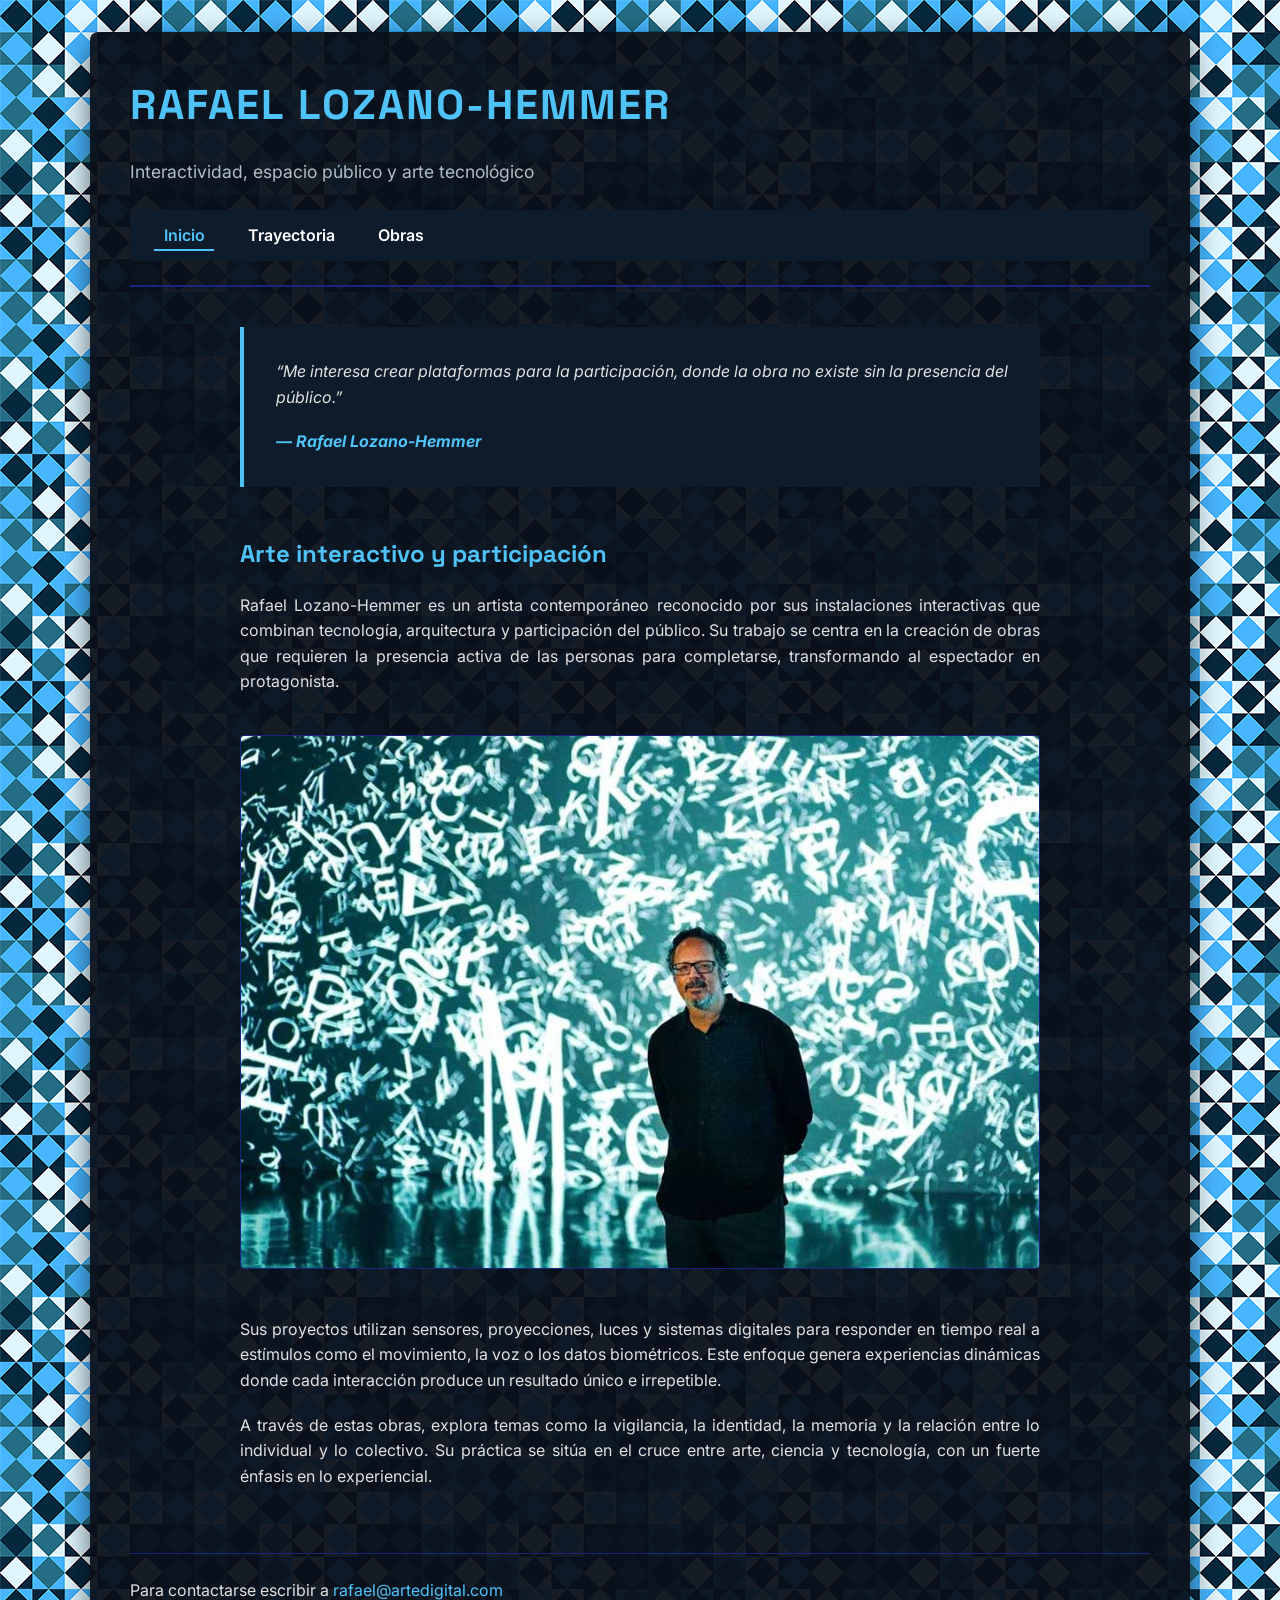
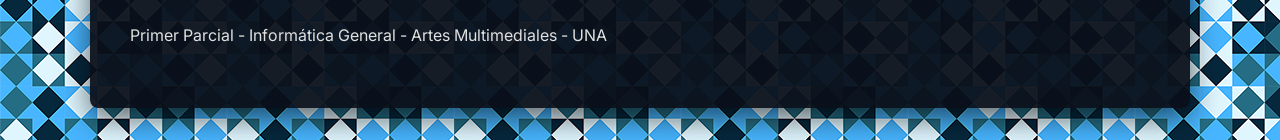
<file: index.html>
<!DOCTYPE html>
<html lang="es">
<head>
    <meta charset="UTF-8">
    <meta name="viewport" content="width=device-width, initial-scale=1.0">
    <title>Rafael Lozano-Hemmer | Inicio</title>
    <link rel="preconnect" href="https://fonts.googleapis.com">
    <link rel="preconnect" href="https://fonts.gstatic.com" crossorigin>
    <link href="https://fonts.googleapis.com/css2?family=Space+Grotesk:wght@400;700&family=Inter:wght@300;400;600&display=swap" rel="stylesheet">
    <link rel="stylesheet" href="css/estilos.css">
</head>
<body>
    <div class="main-container">

        <header class="main-header">
            <h1>Rafael Lozano-Hemmer</h1>
            <p class="subtitle">Interactividad, espacio público y arte tecnológico</p>
            <nav class="nav-bar">
                <ul>
                    <li><a href="index.html" class="active">Inicio</a></li>
                    <li><a href="biografia.html">Trayectoria</a></li>
                    <li><a href="obras.html">Obras</a></li>
                </ul>
            </nav>
        </header>

<main class="content-area layout-inicio">
                <blockquote class="artist-quote">
                <p>“Me interesa crear plataformas para la participación, donde la obra no existe sin la presencia del público.”</p>
                <cite>— Rafael Lozano-Hemmer</cite>
            </blockquote>

            <section class="intro-section">
                <h2>Arte interactivo y participación</h2>
                <article class="text-block">
                    <p>Rafael Lozano-Hemmer es un artista contemporáneo reconocido por sus instalaciones interactivas que combinan tecnología, arquitectura y participación del público. Su trabajo se centra en la creación de obras que requieren la presencia activa de las personas para completarse, transformando al espectador en protagonista.</p>
                    
                    <div class="image-wrapper">
                        <img src="img/lozano-hemmer-1.jpg" alt="Rafael Lozano-Hemmer interactuando con proyecciones lumínicas">
                    </div>

                    <p>Sus proyectos utilizan sensores, proyecciones, luces y sistemas digitales para responder en tiempo real a estímulos como el movimiento, la voz o los datos biométricos. Este enfoque genera experiencias dinámicas donde cada interacción produce un resultado único e irrepetible.</p>
                    <p>A través de estas obras, explora temas como la vigilancia, la identidad, la memoria y la relación entre lo individual y lo colectivo. Su práctica se sitúa en el cruce entre arte, ciencia y tecnología, con un fuerte énfasis en lo experiencial.</p>
                </article>
            </section>
        </main>

        <footer class="main-footer">
            <p>Para contactarse escribir a <a href="mailto:rafael@artedigital.com">rafael@artedigital.com</a></p>
            <p>Primer Parcial - Informática General - Artes Multimediales - UNA</p>
        </footer>

    </div>
</body>
</html>
</file>
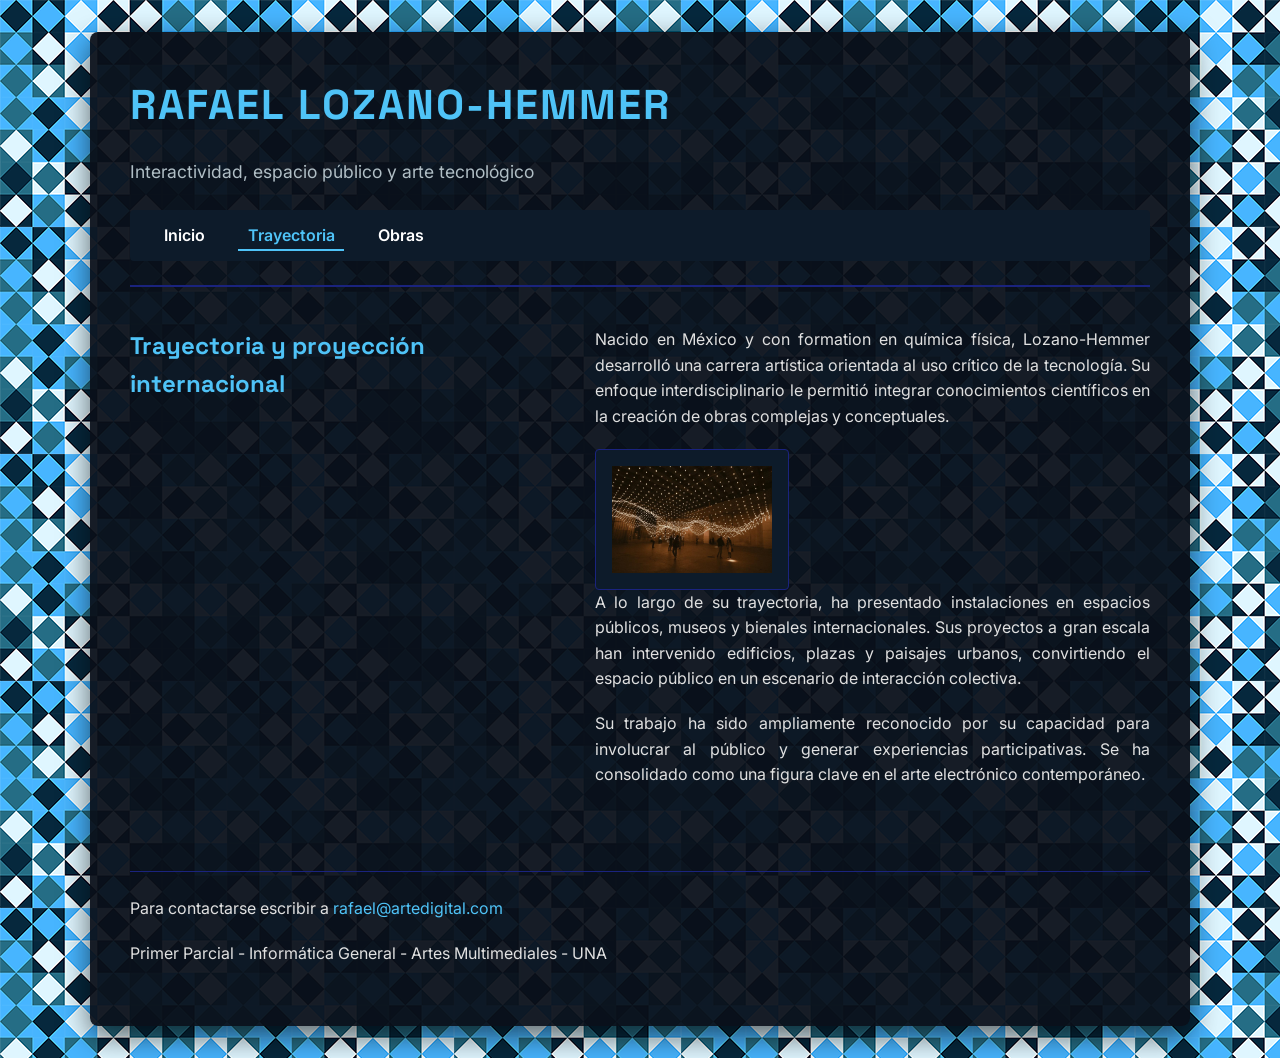
<file: biografia.html>
<!DOCTYPE html>
<html lang="es">
<head>
    <meta charset="UTF-8">
    <meta name="viewport" content="width=device-width, initial-scale=1.0">
    <title>Rafael Lozano-Hemmer | Trayectoria</title>
    <link rel="preconnect" href="https://fonts.googleapis.com">
    <link rel="preconnect" href="https://fonts.gstatic.com" crossorigin>
    <link href="https://fonts.googleapis.com/css2?family=Space+Grotesk:wght@400;700&family=Inter:wght@300;400;600&display=swap" rel="stylesheet">
    <link rel="stylesheet" href="css/estilos.css">
</head>
<body>
    <div class="main-container">

        <header class="main-header">
            <h1>Rafael Lozano-Hemmer</h1>
            <p class="subtitle">Interactividad, espacio público y arte tecnológico</p>
            <nav class="nav-bar">
                <ul>
                    <li><a href="index.html">Inicio</a></li>
                    <li><a href="biografia.html" class="active">Trayectoria</a></li>
                    <li><a href="obras.html">Obras</a></li>
                </ul>
            </nav>
        </header>

        <main class="content-area layout-bio">
            <section class="bio-section">
                <h2>Trayectoria y proyección internacional</h2>
                <article class="text-block">
                    <p>Nacido en México y con formation en química física, Lozano-Hemmer desarrolló una carrera artística orientada al uso crítico de la tecnología. Su enfoque interdisciplinario le permitió integrar conocimientos científicos en la creación de obras complejas y conceptuales.</p>
                    
                    <div class="image-wrapper">
                        <img src="img/lozano-hemmer-2.jpg" alt="Instalación Pulse Room con cientos de focos colgados">
                    </div>

                    <p>A lo largo de su trayectoria, ha presentado instalaciones en espacios públicos, museos y bienales internacionales. Sus proyectos a gran escala han intervenido edificios, plazas y paisajes urbanos, convirtiendo el espacio público en un escenario de interacción colectiva.</p>
                    <p>Su trabajo ha sido ampliamente reconocido por su capacidad para involucrar al público y generar experiencias participativas. Se ha consolidado como una figura clave en el arte electrónico contemporáneo.</p>
                </article>
            </section>
        </main>

        <footer class="main-footer">
            <p>Para contactarse escribir a <a href="mailto:rafael@artedigital.com">rafael@artedigital.com</a></p>
            <p>Primer Parcial - Informática General - Artes Multimediales - UNA</p>
        </footer>

    </div>
</body>
</html>
</file>
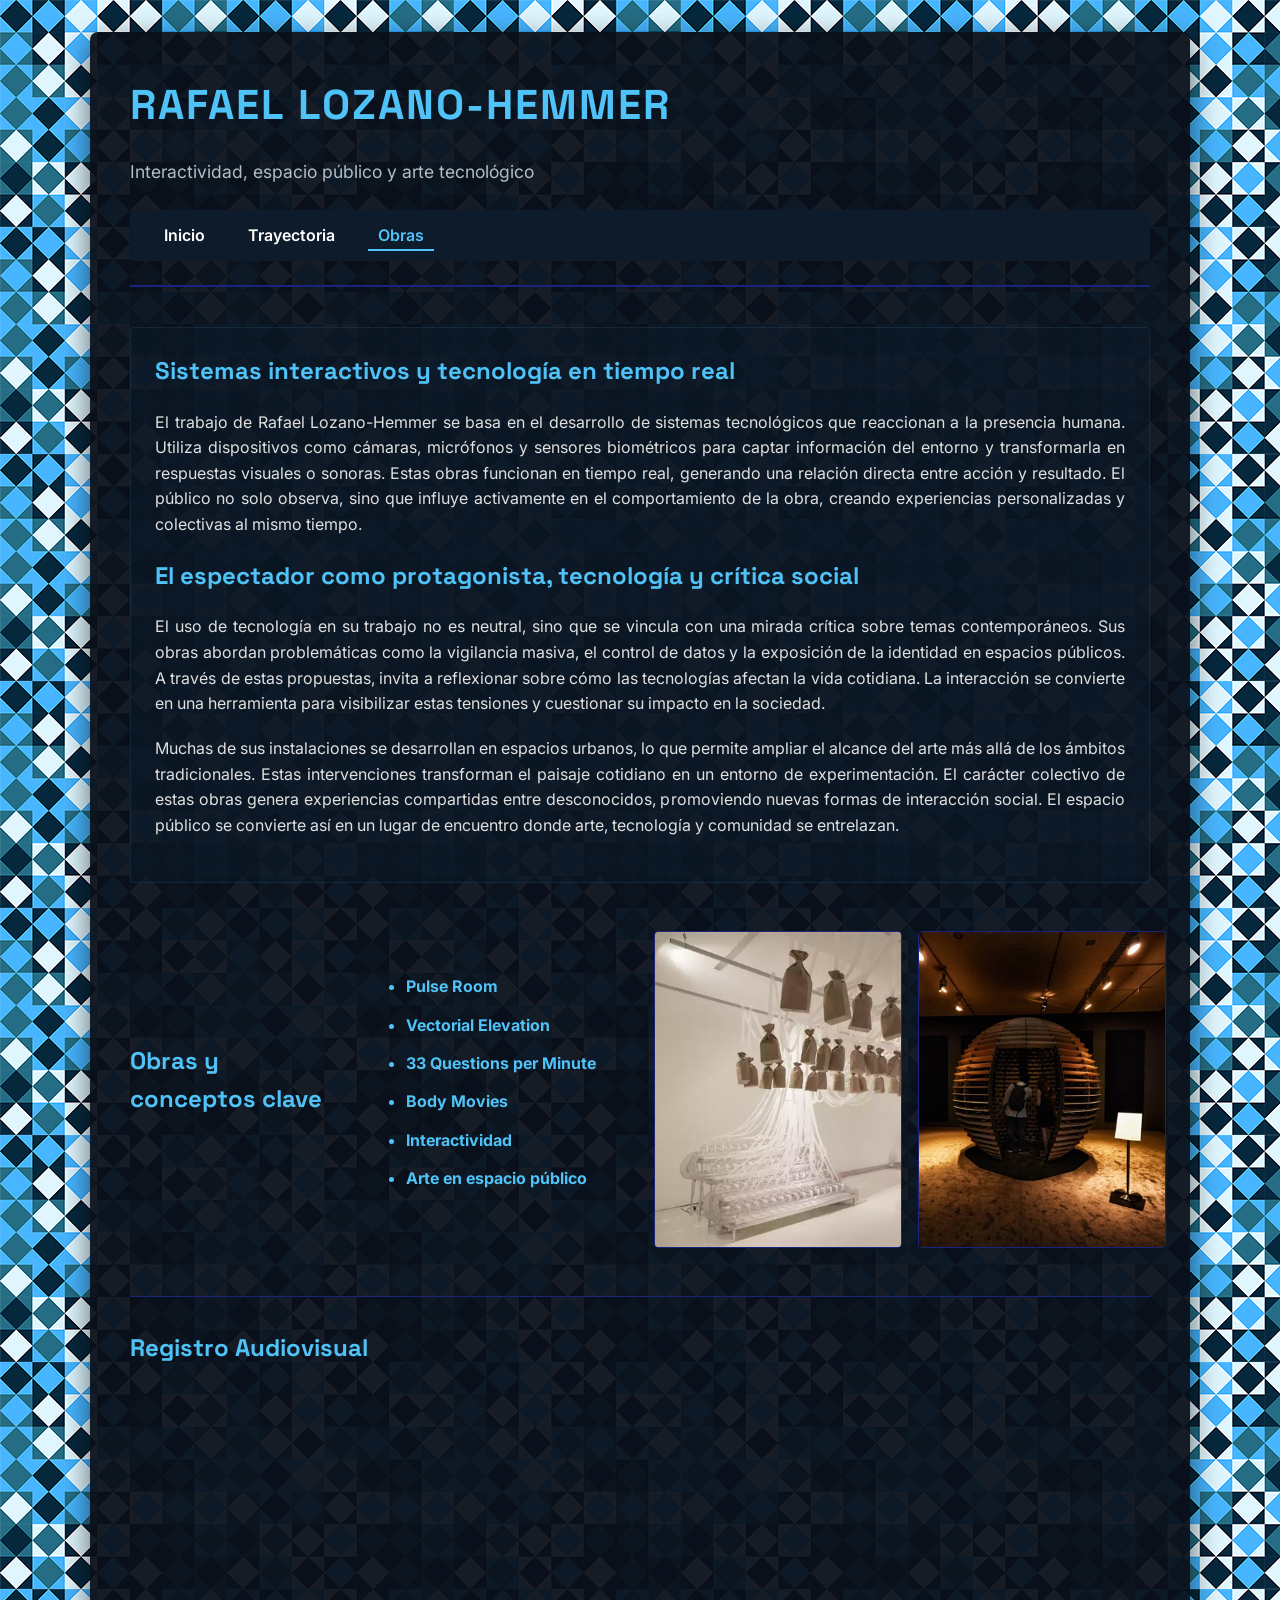
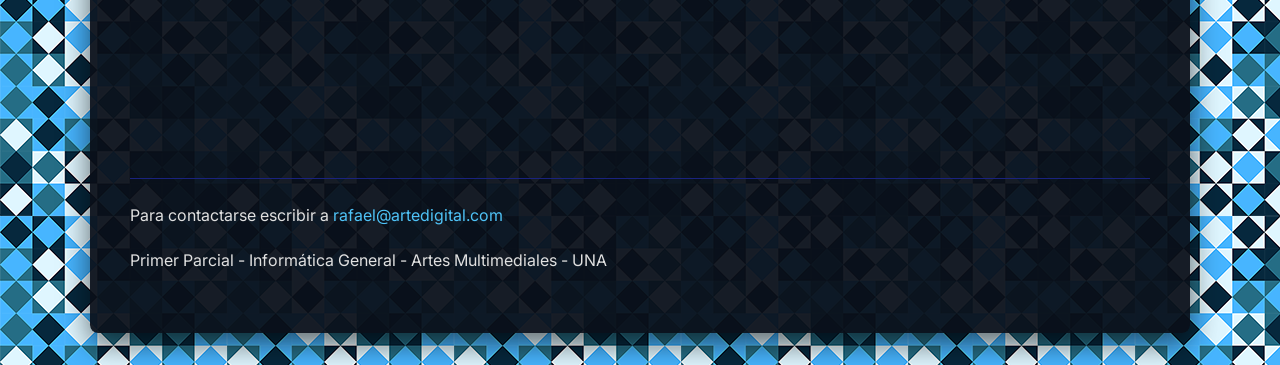
<file: obras.html>
<!DOCTYPE html>
<html lang="es">
<head>
    <meta charset="UTF-8">
    <meta name="viewport" content="width=device-width, initial-scale=1.0">
    <title>Rafael Lozano-Hemmer | Obras</title>
    <link rel="preconnect" href="https://fonts.googleapis.com">
    <link rel="preconnect" href="https://fonts.gstatic.com" crossorigin>
    <link href="https://fonts.googleapis.com/css2?family=Space+Grotesk:wght@400;700&family=Inter:wght@300;400;600&display=swap" rel="stylesheet">
    <link rel="stylesheet" href="css/estilos.css">
</head>
<body>
    <div class="main-container">

        <header class="main-header">
            <h1>Rafael Lozano-Hemmer</h1>
            <p class="subtitle">Interactividad, espacio público y arte tecnológico</p>
            <nav class="nav-bar">
                <ul>
                    <li><a href="index.html">Inicio</a></li>
                    <li><a href="biografia.html">Trayectoria</a></li>
                    <li><a href="obras.html" class="active">Obras</a></li>
                </ul>
            </nav>
        </header>

        <main class="content-area layout-obras">
            <section class="tech-concepts">
                <h2>Sistemas interactivos y tecnología en tiempo real</h2>
                <p>El trabajo de Rafael Lozano-Hemmer se basa en el desarrollo de sistemas tecnológicos que reaccionan a la presencia humana. Utiliza dispositivos como cámaras, micrófonos y sensores biométricos para captar información del entorno y transformarla en respuestas visuales o sonoras. Estas obras funcionan en tiempo real, generando una relación directa entre acción y resultado. El público no solo observa, sino que influye activamente en el comportamiento de la obra, creando experiencias personalizadas y colectivas al mismo tiempo.</p>

                <h2>El espectador como protagonista, tecnología y crítica social</h2>
                <p>El uso de tecnología en su trabajo no es neutral, sino que se vincula con una mirada crítica sobre temas contemporáneos. Sus obras abordan problemáticas como la vigilancia masiva, el control de datos y la exposición de la identidad en espacios públicos. A través de estas propuestas, invita a reflexionar sobre cómo las tecnologías afectan la vida cotidiana. La interacción se convierte en una herramienta para visibilizar estas tensiones y cuestionar su impacto en la sociedad.</p>
                <p>Muchas de sus instalaciones se desarrollan en espacios urbanos, lo que permite ampliar el alcance del arte más allá de los ámbitos tradicionales. Estas intervenciones transforman el paisaje cotidiano en un entorno de experimentación. El carácter colectivo de estas obras genera experiencias compartidas entre desconocidos, promoviendo nuevas formas de interacción social. El espacio público se convierte así en un lugar de encuentro donde arte, tecnología y comunidad se entrelazan.</p>
            </section>

            <section class="keywords-gallery">
                <h2>Obras y conceptos clave</h2>
                <ul class="concepts-list">
                    <li>Pulse Room</li>
                    <li>Vectorial Elevation</li>
                    <li>33 Questions per Minute</li>
                    <li>Body Movies</li>
                    <li>Interactividad</li>
                    <li>Arte en espacio público</li>
                </ul>

                <div class="gallery-grid">
                    <img src="img/lozano-hemmer-3.jpg" alt="Instalación interactiva neumática con bolsas de papel">
                    <img src="img/lozano-hemmer-4.jpg" alt="Espectadores ingresando a una estructura esférica de madera interactiva">
                </div>
            </section>

            <section class="video-section">
                <h2>Registro Audiovisual</h2>
                <div class="video-container">
<iframe width="560" height="315" src="https://www.youtube.com/embed/jTzojcaanDs?si=t34mVy12ZAcUbT_d" title="YouTube video player" frameborder="0" allow="accelerometer; autoplay; clipboard-write; encrypted-media; gyroscope; picture-in-picture; web-share" referrerpolicy="strict-origin-when-cross-origin" allowfullscreen></iframe>            </section>
        </main>

        <footer class="main-footer">
            <p>Para contactarse escribir a <a href="mailto:rafael@artedigital.com">rafael@artedigital.com</a></p>
            <p>Primer Parcial - Informática General - Artes Multimediales - UNA</p>
        </footer>

    </div>
</body>
</html>
</file>
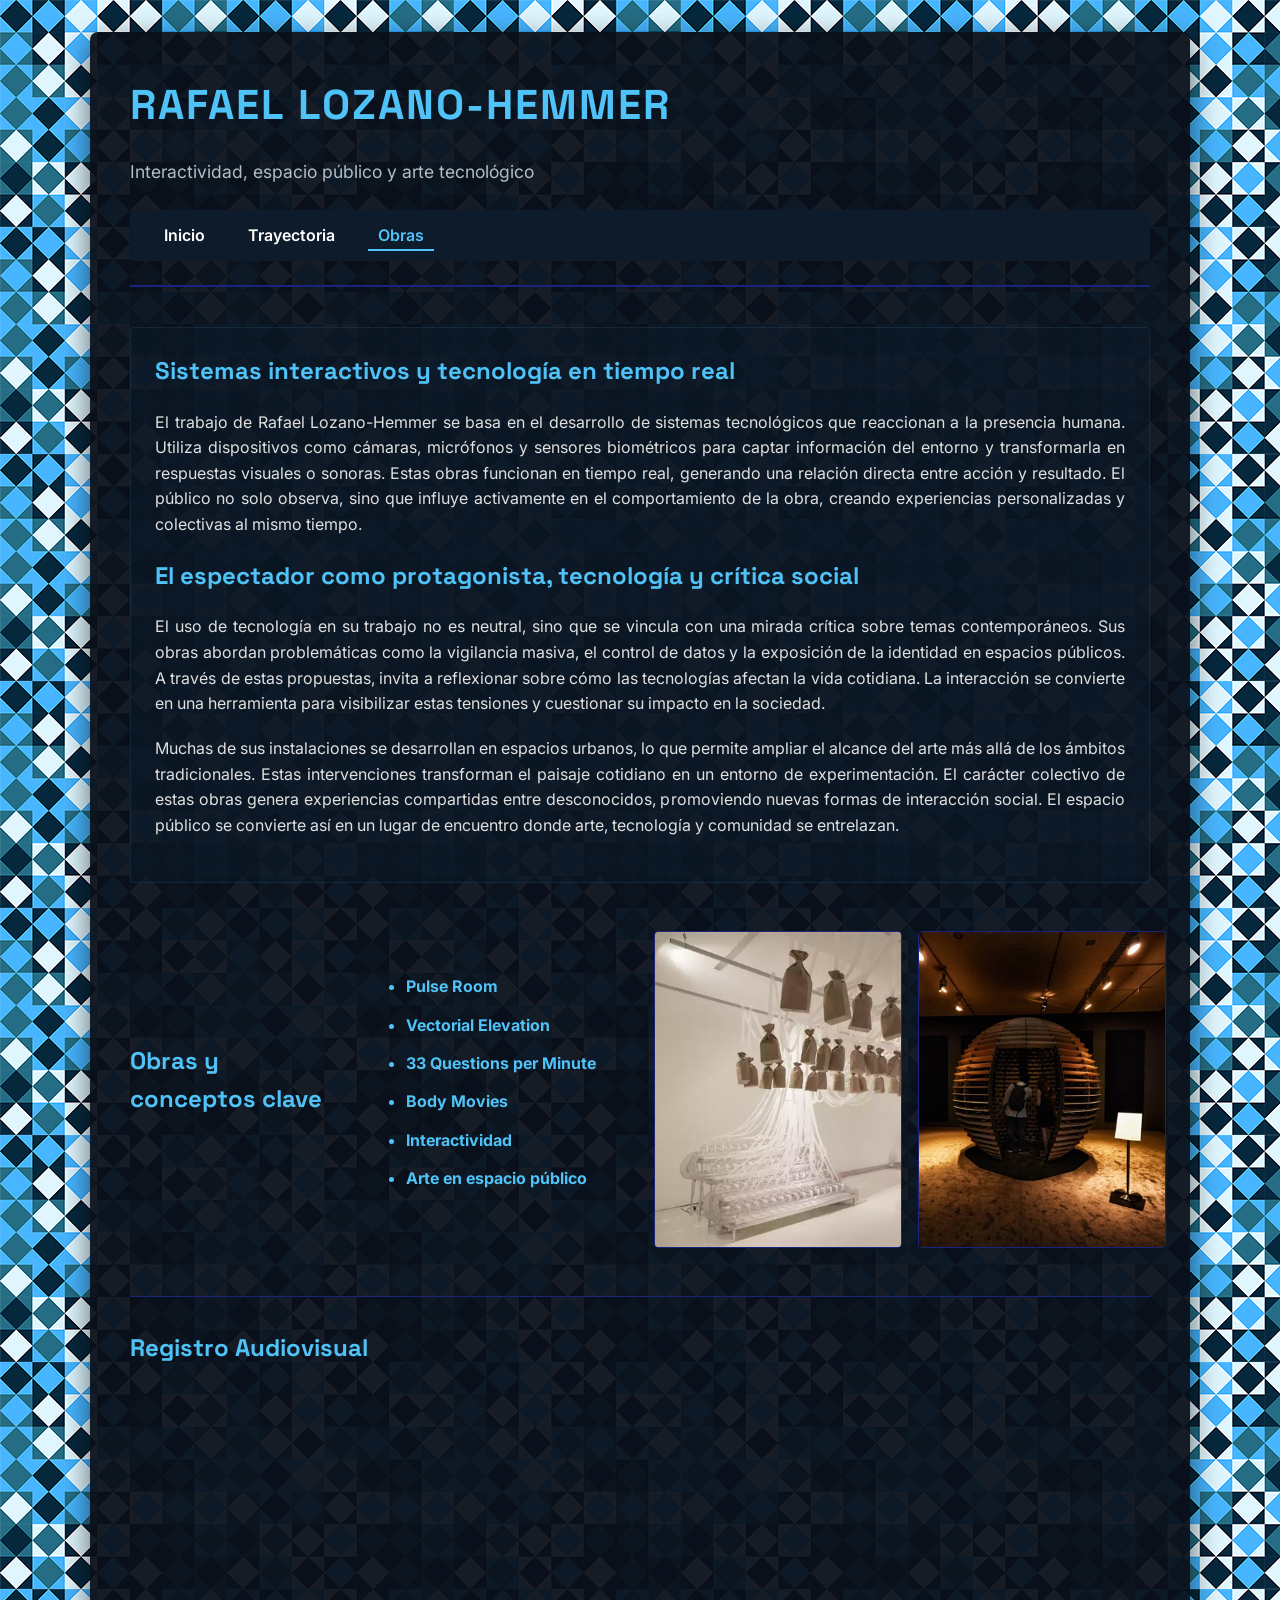
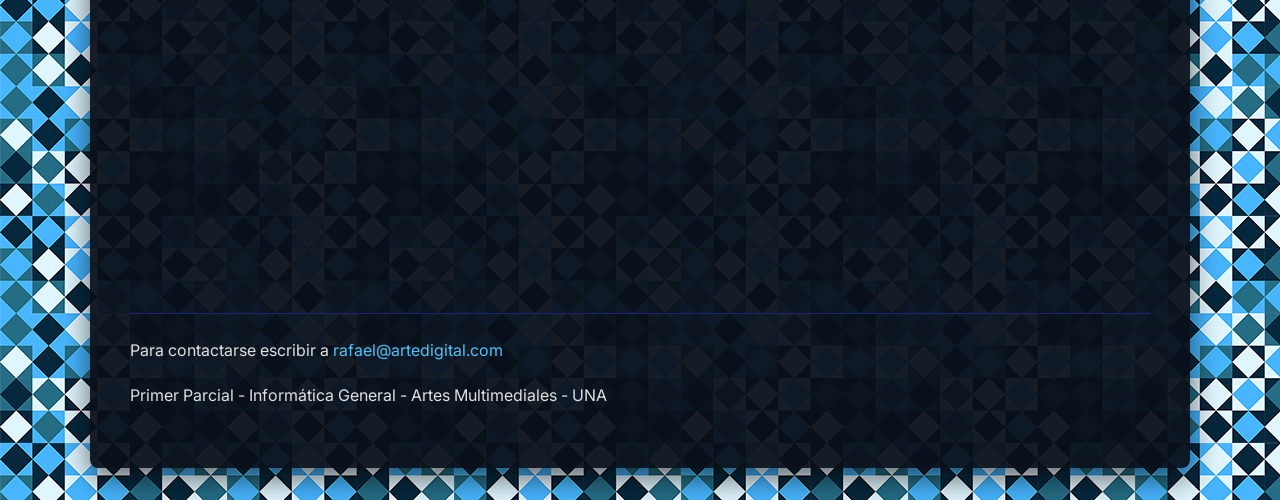
<file: parcial-lozano-hammer/obras.html>
<!DOCTYPE html>
<html lang="es">
<head>
    <meta charset="UTF-8">
    <meta name="viewport" content="width=device-width, initial-scale=1.0">
    <title>Rafael Lozano-Hemmer | Obras</title>
    <link rel="preconnect" href="https://fonts.googleapis.com">
    <link rel="preconnect" href="https://fonts.gstatic.com" crossorigin>
    <link href="https://fonts.googleapis.com/css2?family=Space+Grotesk:wght@400;700&family=Inter:wght@300;400;600&display=swap" rel="stylesheet">
    <link rel="stylesheet" href="css/estilos.css">
</head>
<body>
    <div class="main-container">

        <header class="main-header">
            <h1>Rafael Lozano-Hemmer</h1>
            <p class="subtitle">Interactividad, espacio público y arte tecnológico</p>
            <nav class="nav-bar">
                <ul>
                    <li><a href="index.html">Inicio</a></li>
                    <li><a href="biografia.html">Trayectoria</a></li>
                    <li><a href="obras.html" class="active">Obras</a></li>
                </ul>
            </nav>
        </header>

        <main class="content-area layout-obras">
            <section class="tech-concepts">
                <h2>Sistemas interactivos y tecnología en tiempo real</h2>
                <p>El trabajo de Rafael Lozano-Hemmer se basa en el desarrollo de sistemas tecnológicos que reaccionan a la presencia humana. Utiliza dispositivos como cámaras, micrófonos y sensores biométricos para captar información del entorno y transformarla en respuestas visuales o sonoras. Estas obras funcionan en tiempo real, generando una relación directa entre acción y resultado. El público no solo observa, sino que influye activamente en el comportamiento de la obra, creando experiencias personalizadas y colectivas al mismo tiempo.</p>

                <h2>El espectador como protagonista, tecnología y crítica social</h2>
                <p>El uso de tecnología en su trabajo no es neutral, sino que se vincula con una mirada crítica sobre temas contemporáneos. Sus obras abordan problemáticas como la vigilancia masiva, el control de datos y la exposición de la identidad en espacios públicos. A través de estas propuestas, invita a reflexionar sobre cómo las tecnologías afectan la vida cotidiana. La interacción se convierte en una herramienta para visibilizar estas tensiones y cuestionar su impacto en la sociedad.</p>
                <p>Muchas de sus instalaciones se desarrollan en espacios urbanos, lo que permite ampliar el alcance del arte más allá de los ámbitos tradicionales. Estas intervenciones transforman el paisaje cotidiano en un entorno de experimentación. El carácter colectivo de estas obras genera experiencias compartidas entre desconocidos, promoviendo nuevas formas de interacción social. El espacio público se convierte así en un lugar de encuentro donde arte, tecnología y comunidad se entrelazan.</p>
            </section>

            <section class="keywords-gallery">
                <h2>Obras y conceptos clave</h2>
                <ul class="concepts-list">
                    <li>Pulse Room</li>
                    <li>Vectorial Elevation</li>
                    <li>33 Questions per Minute</li>
                    <li>Body Movies</li>
                    <li>Interactividad</li>
                    <li>Arte en espacio público</li>
                </ul>

                <div class="gallery-grid">
                    <img src="img/lozano-hemmer-3.jpg" alt="Instalación interactiva neumática con bolsas de papel">
                    <img src="img/lozano-hemmer-4.jpg" alt="Espectadores ingresando a una estructura esférica de madera interactiva">
                </div>
            </section>

            <section class="video-section">
                <h2>Registro Audiovisual</h2>
                <div class="video-container">
                    <iframe width="100%" height="450" src="https://www.youtube.com/embed/dQw4w9WgXcQ" title="YouTube video player" frameborder="0" allow="accelerometer; autoplay; clipboard-write; encrypted-media; gyroscope; picture-in-picture" allowfullscreen></iframe>
                </div>
            </section>
        </main>

        <footer class="main-footer">
            <p>Para contactarse escribir a <a href="mailto:rafael@artedigital.com">rafael@artedigital.com</a></p>
            <p>Primer Parcial - Informática General - Artes Multimediales - UNA</p>
        </footer>

    </div>
</body>
</html>
</file>
<file: css/estilos.css>
* {
    margin: 0;
    padding: 0;
    box-sizing: border-box;
}

/* Fondo */
body {
    font-family: 'Inter', sans-serif;
    background-image: url('../img/fondo.png');
    background-repeat: repeat;
    color: #f5f5f5;
    line-height: 1.6;
}

/* contenedor global */
.main-container {
    max-width: 1100px; /* Un poco más amplio para albergar los distintos layouts */
    margin: 2rem auto;
    background-color: rgba(10, 15, 25, 0.94);
    padding: 2.5rem;
    border-radius: 8px;
    box-shadow: 0 10px 30px rgba(0, 0, 0, 0.6);
}

/* ripografias */
h1, h2, h3 {
    font-family: 'Space Grotesk', sans-serif;
    color: #4fc3f7;
    margin-bottom: 1.2rem;
}

h1 {
    font-size: 2.6rem;
    text-transform: uppercase;
    letter-spacing: 2px;
}

.subtitle {
    font-size: 1.1rem;
    color: #b0bec5;
    margin-bottom: 1.5rem;
}

/* Navegador */
.main-header {
    border-bottom: 2px solid #1a237e;
    padding-bottom: 1.5rem;
    margin-bottom: 2.5rem;
}

.nav-bar ul {
    list-style: none;
    display: flex;
    gap: 1.5rem;
    background-color: #0d1b2a;
    padding: 0.8rem 1.5rem;
    border-radius: 4px;
}

.nav-bar a {
    color: #ffffff;
    text-decoration: none;
    font-weight: 600;
    font-size: 1rem;
    padding: 0.3rem 0.6rem;
    transition: all 0.3s ease;
}

.nav-bar a:hover {
    color: #4fc3f7;
    background-color: rgba(79, 195, 247, 0.1);
    border-radius: 4px;
}

.nav-bar a.active {
    color: #4fc3f7;
    border-bottom: 2px solid #4fc3f7;
}

p {
    font-size: 1rem;
    margin-bottom: 1.2rem;
    color: #e0e0e0;
    text-align: justify;
}

/* 
   Estilos para el index
    */
.layout-inicio {
    max-width: 800px; /* Layout más angosto y centrado para lectura fluida */
    margin: 0 auto;
}

.artist-quote {
    background-color: #0d1b2a;
    border-left: 4px solid #4fc3f7;
    padding: 2rem;
    margin-bottom: 3rem;
    font-style: italic;
}

.artist-quote cite {
    display: block;
    margin-top: 0.8rem;
    font-weight: bold;
    color: #4fc3f7;
}

.layout-inicio .image-wrapper {
    width: 100%;
    margin: 2.5rem 0;
}

.layout-inicio .image-wrapper img {
    max-width: 100%;
    height: auto;
    border: 1px solid #1a237e;
    border-radius: 4px;
}

/* Estilos para biografía */
.layout-bio .bio-section {
    display: flex;
    gap: 5%; /* Separación por porcentaje */
    align-items: flex-start;
}

.layout-bio .text-block {
    width: 60%; /* El texto ocupa el 60% del ancho */
}

.layout-bio .image-wrapper {
    width: 35%; /* La columna de la foto ocupa el 35% */
    background-color: #0d1b2a;
    padding: 1rem;
    border-radius: 4px;
    border: 1px solid #1a237e;
}

.layout-bio .image-wrapper img {
    width: 100%;
    height: auto;
    display: block;
}

/* Estilos para obras */
.layout-obras .tech-concepts {
    background-color: rgba(13, 27, 42, 0.5);
    padding: 1.5rem;
    border-radius: 4px;
    margin-bottom: 3rem;
    border: 1px solid rgba(79, 195, 247, 0.1);
}

/* lista de conceptos al lado de las obras */
.keywords-gallery {
    display: flex;
    gap: 4%;
    margin-bottom: 3rem;
    align-items: center;
}

.concepts-list {
    width: 30%; 
    padding-left: 1.5rem;
    color: #4fc3f7;
}

.concepts-list li {
    margin-bottom: 0.8rem;
    font-weight: bold;
}

.gallery-grid {
    width: 66%; 
    display: flex;
    gap: 1rem;
}

.gallery-grid img {
    width: 50%; 
    height: auto;
    border-radius: 4px;
    border: 1px solid #1a237e;
}

/* Estilos para el video */
.video-section {
    margin-top: 3rem;
    padding-top: 2rem;
    border-top: 1px solid #1a237e;
}

.video-container {
    width: 100%;
    max-width: 800px;
    margin: 1.5rem auto 0 auto;
}

/* El pie de página */
.main-footer {
    margin-top: 4rem;
    padding-top: 1.5rem;
    border-top: 1px solid #1a237e;
    text-align: center;
    font-size: 0.9rem;
    color: #78909c;
}

.main-footer a {
    color: #4fc3f7;
    text-decoration: none;
}
</file>
<file: parcial-lozano-hammer/css/estilos.css>
* {
    margin: 0;
    padding: 0;
    box-sizing: border-box;
}

/* Fondo */
body {
    font-family: 'Inter', sans-serif;
    background-image: url('../img/fondo.png');
    background-repeat: repeat;
    color: #f5f5f5;
    line-height: 1.6;
}

/* contenedor global */
.main-container {
    max-width: 1100px; /* Un poco más amplio para albergar los distintos layouts */
    margin: 2rem auto;
    background-color: rgba(10, 15, 25, 0.94);
    padding: 2.5rem;
    border-radius: 8px;
    box-shadow: 0 10px 30px rgba(0, 0, 0, 0.6);
}

/* ripografias */
h1, h2, h3 {
    font-family: 'Space Grotesk', sans-serif;
    color: #4fc3f7;
    margin-bottom: 1.2rem;
}

h1 {
    font-size: 2.6rem;
    text-transform: uppercase;
    letter-spacing: 2px;
}

.subtitle {
    font-size: 1.1rem;
    color: #b0bec5;
    margin-bottom: 1.5rem;
}

/* Navegador */
.main-header {
    border-bottom: 2px solid #1a237e;
    padding-bottom: 1.5rem;
    margin-bottom: 2.5rem;
}

.nav-bar ul {
    list-style: none;
    display: flex;
    gap: 1.5rem;
    background-color: #0d1b2a;
    padding: 0.8rem 1.5rem;
    border-radius: 4px;
}

.nav-bar a {
    color: #ffffff;
    text-decoration: none;
    font-weight: 600;
    font-size: 1rem;
    padding: 0.3rem 0.6rem;
    transition: all 0.3s ease;
}

.nav-bar a:hover {
    color: #4fc3f7;
    background-color: rgba(79, 195, 247, 0.1);
    border-radius: 4px;
}

.nav-bar a.active {
    color: #4fc3f7;
    border-bottom: 2px solid #4fc3f7;
}

p {
    font-size: 1rem;
    margin-bottom: 1.2rem;
    color: #e0e0e0;
    text-align: justify;
}

/* 
   Estilos para el index
    */
.layout-inicio {
    max-width: 800px; /* Layout más angosto y centrado para lectura fluida */
    margin: 0 auto;
}

.artist-quote {
    background-color: #0d1b2a;
    border-left: 4px solid #4fc3f7;
    padding: 2rem;
    margin-bottom: 3rem;
    font-style: italic;
}

.artist-quote cite {
    display: block;
    margin-top: 0.8rem;
    font-weight: bold;
    color: #4fc3f7;
}

.layout-inicio .image-wrapper {
    width: 100%;
    margin: 2.5rem 0;
}

.layout-inicio .image-wrapper img {
    max-width: 100%;
    height: auto;
    border: 1px solid #1a237e;
    border-radius: 4px;
}

/* Estilos para biografía */
.layout-bio .bio-section {
    display: flex;
    gap: 5%; /* Separación por porcentaje */
    align-items: flex-start;
}

.layout-bio .text-block {
    width: 60%; /* El texto ocupa el 60% del ancho */
}

.layout-bio .image-wrapper {
    width: 35%; /* La columna de la foto ocupa el 35% */
    background-color: #0d1b2a;
    padding: 1rem;
    border-radius: 4px;
    border: 1px solid #1a237e;
}

.layout-bio .image-wrapper img {
    width: 100%;
    height: auto;
    display: block;
}

/* Estilos para obras */
.layout-obras .tech-concepts {
    background-color: rgba(13, 27, 42, 0.5);
    padding: 1.5rem;
    border-radius: 4px;
    margin-bottom: 3rem;
    border: 1px solid rgba(79, 195, 247, 0.1);
}

/* lista de conceptos al lado de las obras */
.keywords-gallery {
    display: flex;
    gap: 4%;
    margin-bottom: 3rem;
    align-items: center;
}

.concepts-list {
    width: 30%; 
    padding-left: 1.5rem;
    color: #4fc3f7;
}

.concepts-list li {
    margin-bottom: 0.8rem;
    font-weight: bold;
}

.gallery-grid {
    width: 66%; 
    display: flex;
    gap: 1rem;
}

.gallery-grid img {
    width: 50%; 
    height: auto;
    border-radius: 4px;
    border: 1px solid #1a237e;
}

/* Estilos para el video */
.video-section {
    margin-top: 3rem;
    padding-top: 2rem;
    border-top: 1px solid #1a237e;
}

.video-container {
    width: 100%;
    max-width: 800px;
    margin: 1.5rem auto 0 auto;
}

/* El pie de página */
.main-footer {
    margin-top: 4rem;
    padding-top: 1.5rem;
    border-top: 1px solid #1a237e;
    text-align: center;
    font-size: 0.9rem;
    color: #78909c;
}

.main-footer a {
    color: #4fc3f7;
    text-decoration: none;
}
</file>
